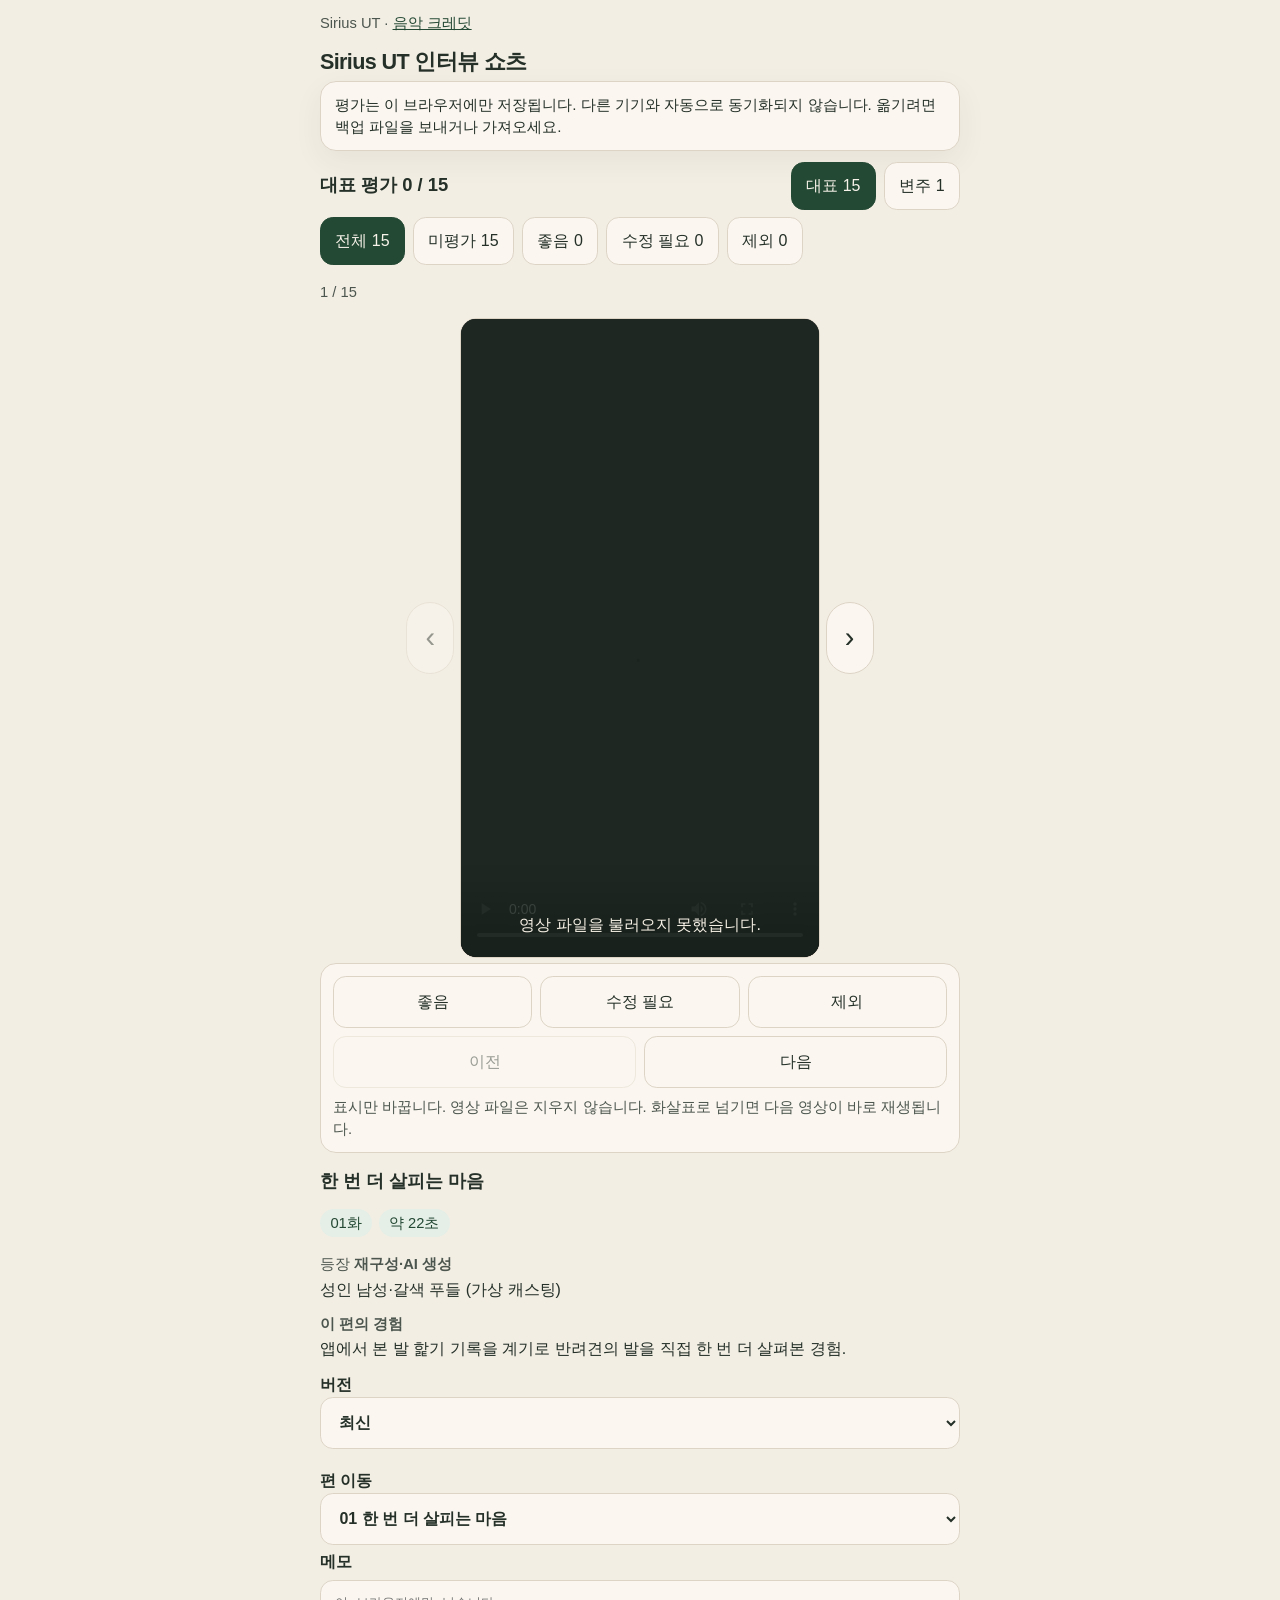
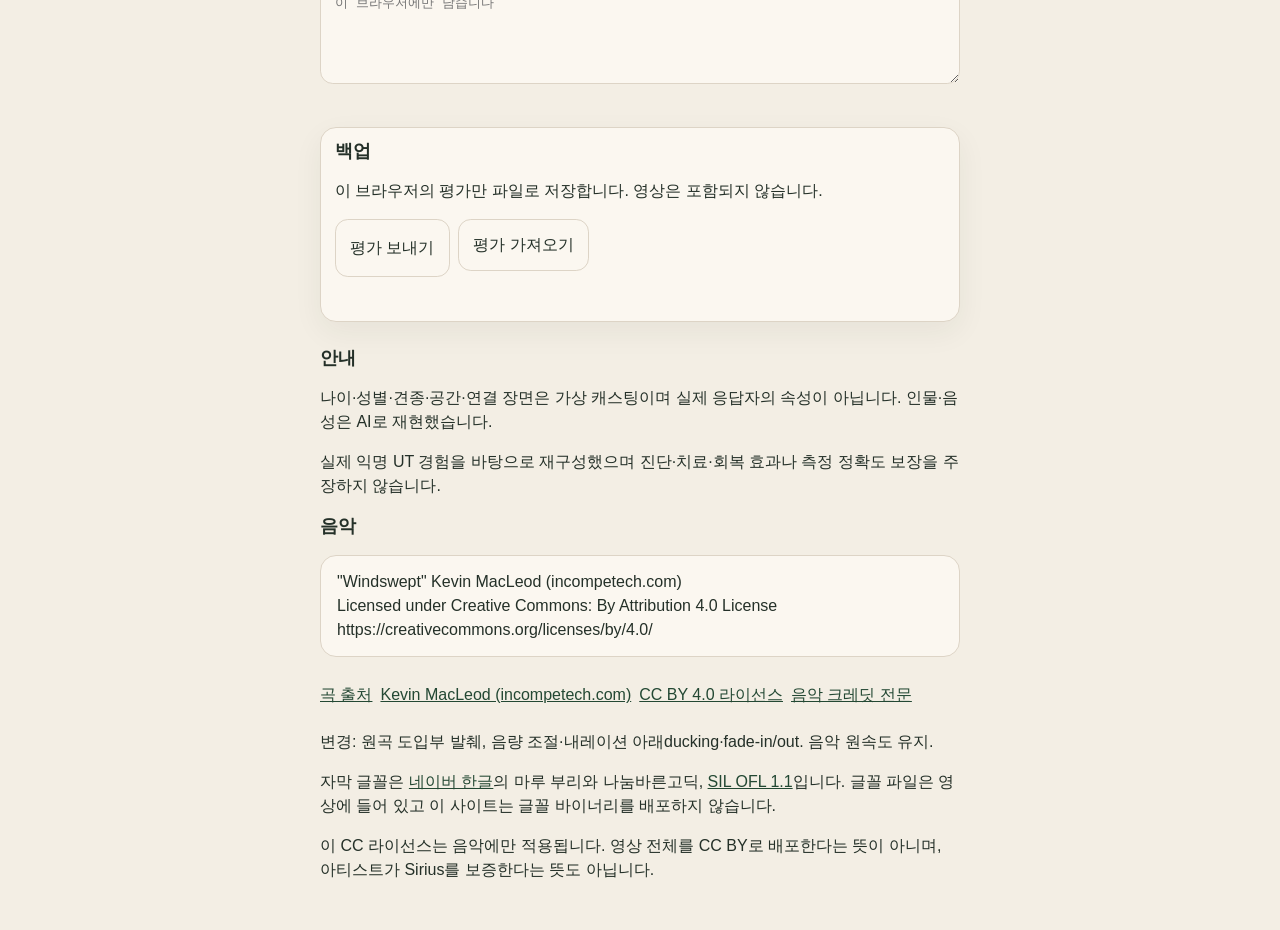
<file: index.html>
<!DOCTYPE html>
<html lang="ko">
<head>
  <meta charset="utf-8">
  <meta name="viewport" content="width=device-width, initial-scale=1, viewport-fit=cover">
  <title>시리우스 영상 리뷰</title>
  <meta name="description" content="Sirius UT 인터뷰 쇼츠를 보고 좋음, 수정 필요, 제외로 구분합니다. 평가는 이 브라우저에만 저장됩니다.">
  <link rel="stylesheet" href="css/styles.css">
</head>
<body>
  <a class="skip" href="#player">영상으로 건너뛰기</a>
  <header class="wrap top">
    <p class="eyebrow">Sirius UT · <a href="credits.html">음악 크레딧</a></p>
    <h1 id="product-title">Sirius UT 인터뷰 쇼츠</h1>
    <p class="notice" role="note">평가는 이 브라우저에만 저장됩니다. 다른 기기와 자동으로 동기화되지 않습니다. 옮기려면 백업 파일을 보내거나 가져오세요.</p>
  </header>
  <p id="catalog-error" class="banner wrap" role="alert" hidden></p>
  <main class="wrap">
    <div class="toolbar">
      <h2 id="progress-count">대표 평가 0 / 0</h2>
      <div class="scopes" role="group" aria-label="영상 목록">
        <button type="button" id="scope-representative" aria-pressed="true">대표</button>
        <button type="button" id="scope-variants" aria-pressed="false">변주</button>
      </div>
    </div>
    <div id="filters" class="filters" role="group" aria-label="상태 필터"></div>
    <section class="viewer" aria-labelledby="video-title">
      <p id="position" class="position">0 / 0</p>
      <div class="stage-row">
        <button type="button" id="side-prev" class="side-arrow" aria-label="이전 영상"><span aria-hidden="true">‹</span></button>
        <div class="stage">
          <video id="player" controls playsinline webkit-playsinline preload="metadata"></video>
          <p id="stage-empty" class="stage-empty" hidden>영상을 준비 중입니다.</p>
          <p id="file-error" class="file-error" hidden>영상 파일을 불러오지 못했습니다.</p>
        </div>
        <button type="button" id="side-next" class="side-arrow" aria-label="다음 영상"><span aria-hidden="true">›</span></button>
      </div>
      <p id="play-hint" class="play-hint" hidden>자동 재생이 막혔습니다. 재생 버튼을 눌러 주세요.</p>
      <div class="dock">
        <div id="ratings" class="ratings" role="group" aria-label="평가"></div>
        <div class="nav">
          <button type="button" id="prev">이전</button>
          <button type="button" id="next">다음</button>
        </div>
        <p class="dock-note">표시만 바꿉니다. 영상 파일은 지우지 않습니다. 화살표로 넘기면 다음 영상이 바로 재생됩니다.</p>
      </div>
      <h2 id="video-title">영상을 준비하고 있습니다</h2>
      <p id="badges" class="badges"></p>
      <p class="cast-label">등장 <strong>재구성·AI 생성</strong></p>
      <p id="cast-note"></p>
      <h3 class="cast-label">이 편의 경험</h3>
      <p id="experience"></p>
      <button type="button" id="variant-jump" hidden>햇살 편 보기</button>
      <label id="cut-wrap" for="cut" hidden>버전
        <select id="cut"></select>
      </label>
      <label for="jump">편 이동
        <select id="jump"></select>
      </label>
      <label for="memo">메모</label>
      <textarea id="memo" maxlength="2000" autocomplete="off" placeholder="이 브라우저에만 남습니다"></textarea>
      <p id="empty-filter" hidden>이 상태의 영상이 없습니다. 다른 필터를 고르세요.</p>
      <p id="live" class="visually-hidden" aria-live="polite"></p>
    </section>
    <section class="backup panel" aria-labelledby="backup-heading">
      <h2 id="backup-heading">백업</h2>
      <p>이 브라우저의 평가만 파일로 저장합니다. 영상은 포함되지 않습니다.</p>
      <div class="backup-actions">
        <button type="button" id="export">평가 보내기</button>
        <label class="file-btn">평가 가져오기
          <input id="import" type="file" accept="application/json,.json">
        </label>
      </div>
      <p id="backup-message" role="status"></p>
    </section>
  </main>
  <footer class="colophon">
    <h2>안내</h2>
    <p id="casting-notice">나이·성별·견종·공간·연결 장면은 가상 캐스팅이며 실제 응답자의 속성이 아닙니다. 인물·음성은 AI로 재현했습니다.</p>
    <p id="factual-notice">실제 익명 UT 경험을 바탕으로 재구성했으며 진단·치료·회복 효과나 측정 정확도 보장을 주장하지 않습니다.</p>
    <h2>음악</h2>
    <p class="credit-required">"Windswept" Kevin MacLeod (incompetech.com)
Licensed under Creative Commons: By Attribution 4.0 License
https://creativecommons.org/licenses/by/4.0/</p>
    <ul class="credit-links">
      <li><a href="https://incompetech.com/music/royalty-free/index.html?isrc=USUAN1100757">곡 출처</a></li>
      <li><a href="https://incompetech.com/">Kevin MacLeod (incompetech.com)</a></li>
      <li><a href="https://creativecommons.org/licenses/by/4.0/">CC BY 4.0 라이선스</a></li>
      <li><a href="credits.html">음악 크레딧 전문</a></li>
    </ul>
    <p>변경: 원곡 도입부 발췌, 음량 조절·내레이션 아래ducking·fade-in/out. 음악 원속도 유지.</p>
    <p>자막 글꼴은 <a href="https://hangeul.naver.com/font">네이버 한글</a>의 마루 부리와 나눔바른고딕, <a href="https://help.naver.com/support/contents/contents.help?serviceNo=1074&amp;categoryNo=3497">SIL OFL 1.1</a>입니다. 글꼴 파일은 영상에 들어 있고 이 사이트는 글꼴 바이너리를 배포하지 않습니다.</p>
    <p>이 CC 라이선스는 음악에만 적용됩니다. 영상 전체를 CC BY로 배포한다는 뜻이 아니며, 아티스트가 Sirius를 보증한다는 뜻도 아닙니다.</p>
  </footer>
  <script type="module" src="js/app.js"></script>
</body>
</html>
</file>
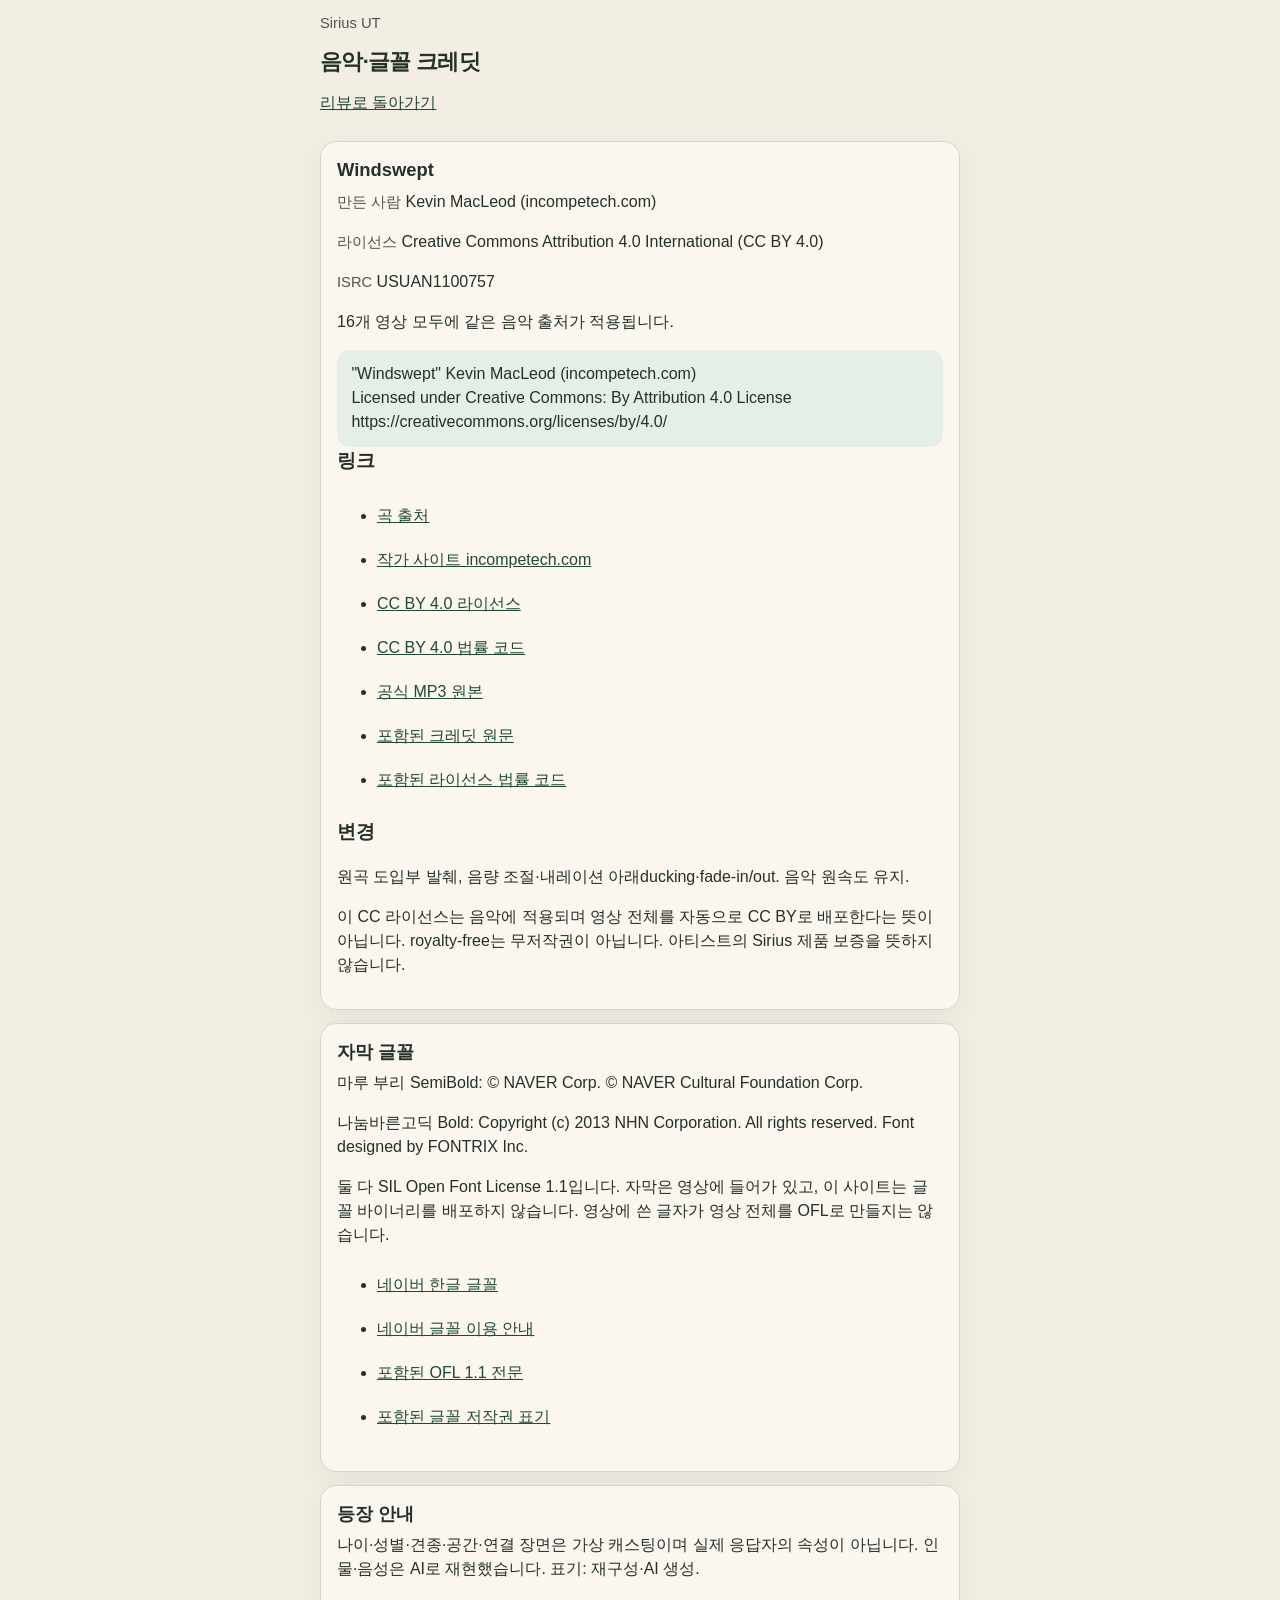
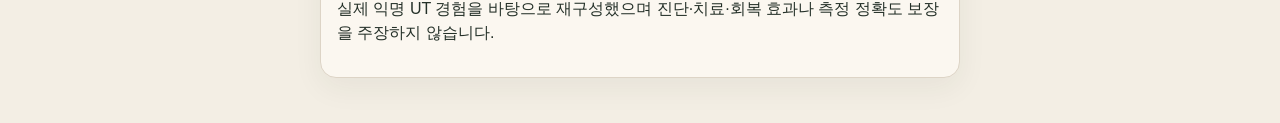
<file: credits.html>
<!DOCTYPE html>
<html lang="ko">
<head>
  <meta charset="utf-8">
  <meta name="viewport" content="width=device-width, initial-scale=1, viewport-fit=cover">
  <title>음악 크레딧 · 시리우스 영상 리뷰</title>
  <meta name="description" content="Windswept, Kevin MacLeod, CC BY 4.0 출처와 변경 사항.">
  <link rel="stylesheet" href="css/styles.css">
</head>
<body class="credits-page">
  <a class="skip" href="#credit-title">크레딧으로 건너뛰기</a>
  <header class="wrap top">
    <p class="eyebrow">Sirius UT</p>
    <h1 id="credit-title">음악·글꼴 크레딧</h1>
    <p><a class="text-link" href="index.html">리뷰로 돌아가기</a></p>
  </header>
  <main class="credits-main">
    <article class="credit">
      <h2>Windswept</h2>
      <p><span class="credit-label">만든 사람</span> Kevin MacLeod (incompetech.com)</p>
      <p><span class="credit-label">라이선스</span> Creative Commons Attribution 4.0 International (CC BY 4.0)</p>
      <p><span class="credit-label">ISRC</span> USUAN1100757</p>
      <p>16개 영상 모두에 같은 음악 출처가 적용됩니다.</p>
      <blockquote>"Windswept" Kevin MacLeod (incompetech.com)
Licensed under Creative Commons: By Attribution 4.0 License
https://creativecommons.org/licenses/by/4.0/</blockquote>
      <h3>링크</h3>
      <ul>
        <li><a href="https://incompetech.com/music/royalty-free/index.html?isrc=USUAN1100757">곡 출처</a></li>
        <li><a href="https://incompetech.com/">작가 사이트 incompetech.com</a></li>
        <li><a href="https://creativecommons.org/licenses/by/4.0/">CC BY 4.0 라이선스</a></li>
        <li><a href="https://creativecommons.org/licenses/by/4.0/legalcode.en">CC BY 4.0 법률 코드</a></li>
        <li><a href="https://incompetech.com/music/royalty-free/mp3-royaltyfree/Windswept.mp3">공식 MP3 원본</a></li>
        <li><a href="licenses/Windswept_CREDITS.txt">포함된 크레딧 원문</a></li>
        <li><a href="licenses/CC_BY_4.0_legalcode.txt">포함된 라이선스 법률 코드</a></li>
      </ul>
      <h3>변경</h3>
      <p>원곡 도입부 발췌, 음량 조절·내레이션 아래ducking·fade-in/out. 음악 원속도 유지.</p>
      <p>이 CC 라이선스는 음악에 적용되며 영상 전체를 자동으로 CC BY로 배포한다는 뜻이 아닙니다. royalty-free는 무저작권이 아닙니다. 아티스트의 Sirius 제품 보증을 뜻하지 않습니다.</p>
    </article>
    <article class="credit">
      <h2>자막 글꼴</h2>
      <p>마루 부리 SemiBold: © NAVER Corp. © NAVER Cultural Foundation Corp.</p>
      <p>나눔바른고딕 Bold: Copyright (c) 2013 NHN Corporation. All rights reserved. Font designed by FONTRIX Inc.</p>
      <p>둘 다 SIL Open Font License 1.1입니다. 자막은 영상에 들어가 있고, 이 사이트는 글꼴 바이너리를 배포하지 않습니다. 영상에 쓴 글자가 영상 전체를 OFL로 만들지는 않습니다.</p>
      <ul>
        <li><a href="https://hangeul.naver.com/font">네이버 한글 글꼴</a></li>
        <li><a href="https://help.naver.com/support/contents/contents.help?serviceNo=1074&amp;categoryNo=3497">네이버 글꼴 이용 안내</a></li>
        <li><a href="licenses/Naver_Fonts_OFL1.1_full.txt">포함된 OFL 1.1 전문</a></li>
        <li><a href="licenses/Naver_Fonts_COPYRIGHT.txt">포함된 글꼴 저작권 표기</a></li>
      </ul>
    </article>
    <article class="credit">
      <h2>등장 안내</h2>
      <p>나이·성별·견종·공간·연결 장면은 가상 캐스팅이며 실제 응답자의 속성이 아닙니다. 인물·음성은 AI로 재현했습니다. 표기: 재구성·AI 생성.</p>
      <p>실제 익명 UT 경험을 바탕으로 재구성했으며 진단·치료·회복 효과나 측정 정확도 보장을 주장하지 않습니다.</p>
    </article>
  </main>
</body>
</html>
</file>
<file: css/styles.css>
:root {
  color-scheme: light;
  --cream: #f3eee4;
  --paper: #fbf7f0;
  --ink: #243028;
  --muted: #4c564e;
  --line: #ddd4c6;
  --sage: #234833;
  --sage-soft: #e5efe7;
  --amber: #6b3f12;
  --amber-soft: #f6ead7;
  --clay: #6a3330;
  --clay-soft: #f6e5e1;
  --stage: #1d2620;
  --focus: #163828;
  --shadow: 0 10px 30px rgba(36, 48, 40, 0.06);
}

* { box-sizing: border-box; }

body {
  margin: 0;
  background: var(--cream);
  color: var(--ink);
  font-family: "Apple SD Gothic Neo", "Noto Sans KR", "Malgun Gothic", sans-serif;
  font-size: 1rem;
  line-height: 1.5;
  padding:
    max(0.75rem, env(safe-area-inset-top))
    max(1rem, env(safe-area-inset-right))
    max(1.5rem, env(safe-area-inset-bottom))
    max(1rem, env(safe-area-inset-left));
}

body.credits-page {
  padding-bottom: max(2rem, env(safe-area-inset-bottom));
}

.wrap {
  width: min(100%, 40rem);
  margin: 0 auto;
}

a { color: var(--sage); }

a:hover { text-decoration-thickness: 2px; }

.skip {
  position: absolute;
  left: 0.75rem;
  top: 0.75rem;
  transform: translateY(-160%);
  background: var(--paper);
  color: var(--ink);
  padding: 0.6rem 0.9rem;
  border-radius: 0.6rem;
  z-index: 5;
}

.skip:focus { transform: none; }

h1, h2, h3, p { margin-top: 0; }

h1 {
  margin-bottom: 0.35rem;
  font-size: 1.35rem;
  line-height: 1.25;
  letter-spacing: -0.03em;
}

h2 { font-size: 1.15rem; line-height: 1.35; }

.eyebrow, .position, .cast-label, .dock-note, .credit-label {
  color: var(--muted);
  font-size: 0.92rem;
}

.notice, .banner, .panel, .credit, .stage {
  border: 1px solid var(--line);
  border-radius: 1rem;
}

.notice, .panel, .credit {
  background: var(--paper);
  box-shadow: var(--shadow);
}

.notice, .banner, .panel { padding: 0.7rem 0.85rem; }

.notice { margin-bottom: 0.65rem; font-size: 0.95rem; }

.banner {
  background: var(--clay-soft);
  color: var(--clay);
}

.toolbar {
  display: flex;
  align-items: center;
  justify-content: space-between;
  gap: 0.5rem;
  margin-bottom: 0.45rem;
}

.toolbar h2 { margin: 0; }

.scopes, .filters, .backup-actions, .nav, .credit-links {
  display: flex;
  flex-wrap: wrap;
  gap: 0.5rem;
}

.scopes { margin: 0; }

.filters { margin-bottom: 0.35rem; }

button, .file-btn, select {
  font: inherit;
  color: var(--ink);
  background: var(--paper);
  border: 1px solid var(--line);
  border-radius: 0.8rem;
  min-height: 3.25rem;
  padding: 0.65rem 0.9rem;
}

button { cursor: pointer; }

button:disabled, select:disabled {
  cursor: not-allowed;
  opacity: 0.45;
}

.chip, .scopes button { min-height: 3rem; flex: 0 0 auto; }

button[aria-pressed="true"] {
  background: var(--sage);
  border-color: var(--sage);
  color: #f7f3ea;
}

.viewer { margin-top: 1rem; }

.stage-row {
  display: flex;
  align-items: center;
  justify-content: center;
  gap: 0.35rem;
  margin: 0.25rem 0 0.35rem;
}

.side-arrow {
  flex: 0 0 3rem;
  width: 3rem;
  min-height: 4.5rem;
  padding: 0;
  border-radius: 999px;
  font-size: 1.8rem;
  line-height: 1;
}

.stage {
  width: auto;
  flex: 1 1 auto;
  min-width: 0;
  max-width: 22.5rem;
  aspect-ratio: 9 / 16;
  margin: 0;
  background: var(--stage);
  position: relative;
  overflow: hidden;
}

.play-hint {
  margin: 0 0 0.6rem;
  color: var(--clay);
  text-align: center;
}

video {
  width: 100%;
  height: 100%;
  object-fit: contain;
  background: var(--stage);
}

video:not([hidden]) { display: block; }

.stage-empty:not([hidden]),
.file-error:not([hidden]) {
  position: absolute;
  inset: 0;
  display: grid;
  place-items: center;
  margin: 0;
  padding: 1.25rem;
  text-align: center;
  color: #f4efe4;
}

.file-error {
  background: rgba(29, 38, 32, 0.88);
  align-content: end;
  padding-bottom: 4.5rem;
}

.badges { display: flex; flex-wrap: wrap; gap: 0.4rem; }

.badge {
  background: var(--sage-soft);
  color: var(--sage);
  border-radius: 999px;
  padding: 0.2rem 0.65rem;
  font-size: 0.92rem;
}

.cast-label { margin-bottom: 0.15rem; }

#cast-note, #experience { margin-bottom: 0.7rem; }

#experience { color: var(--ink); }

#variant-jump, #cut { width: 100%; margin-bottom: 0.9rem; }

label { display: block; font-weight: 650; margin-bottom: 0.35rem; }

textarea, select { width: 100%; }

textarea {
  min-height: 6.5rem;
  padding: 0.8rem 0.9rem;
  border-radius: 0.8rem;
  border: 1px solid var(--line);
  background: var(--paper);
  color: var(--ink);
  resize: vertical;
  margin-bottom: 1rem;
}

.backup { margin: 1.25rem 0 1.5rem; }

.file-btn {
  display: inline-flex;
  align-items: center;
  justify-content: center;
}

.file-btn input {
  position: absolute;
  width: 1px;
  height: 1px;
  overflow: hidden;
  clip: rect(0 0 0 0);
}

#backup-message { min-height: 1.4rem; margin: 0.7rem 0 0; }

#backup-message.is-error { color: var(--clay); }

.dock {
  position: static;
  margin: 0 0 1rem;
  padding: 0.75rem;
  background: var(--paper);
  border: 1px solid var(--line);
  border-radius: 1rem;
}

.ratings, .nav { display: grid; gap: 0.5rem; }

.nav { grid-template-columns: 1fr 1fr; margin-top: 0.5rem; }

.rate-good[aria-pressed="true"] { background: var(--sage); border-color: var(--sage); color: #f7f3ea; }
.rate-revise[aria-pressed="true"] { background: var(--amber); border-color: var(--amber); color: #f7f3ea; }
.rate-exclude[aria-pressed="true"] { background: var(--clay); border-color: var(--clay); color: #f7f3ea; }

.dock-note { margin: 0.45rem 0 0; }

.colophon, .credits-main { width: min(100%, 40rem); margin: 0 auto; }

.colophon { padding-bottom: 0.5rem; }

.credit-required {
  white-space: pre-line;
  background: var(--paper);
  border: 1px solid var(--line);
  border-radius: 1rem;
  padding: 0.9rem 1rem;
}

.credit-links { padding: 0; margin: 0 0 0.8rem; list-style: none; }

.credit-links a, .text-link, .credits-main a {
  display: inline-flex;
  align-items: center;
  min-height: 2.75rem;
}

.credit {
  padding: 1rem;
  margin-bottom: 0.8rem;
}

.credit h2 { margin-bottom: 0.4rem; }

blockquote {
  margin: 0.8rem 0 0;
  white-space: pre-line;
  background: var(--sage-soft);
  border-radius: 0.8rem;
  padding: 0.8rem 0.9rem;
}

:focus-visible {
  outline: 3px solid var(--focus);
  outline-offset: 2px;
}

.visually-hidden {
  position: absolute;
  width: 1px;
  height: 1px;
  padding: 0;
  margin: -1px;
  overflow: hidden;
  clip: rect(0 0 0 0);
  white-space: nowrap;
  border: 0;
}

.ratings { grid-template-columns: repeat(3, minmax(0, 1fr)); }

@media (max-width: 379px) {
  h1 { font-size: 1.2rem; }
  .toolbar { flex-wrap: wrap; }
  .scopes { width: 100%; display: grid; grid-template-columns: 1fr 1fr; }
}

@media (prefers-reduced-motion: reduce) {
  * { scroll-behavior: auto !important; }
}
</file>
